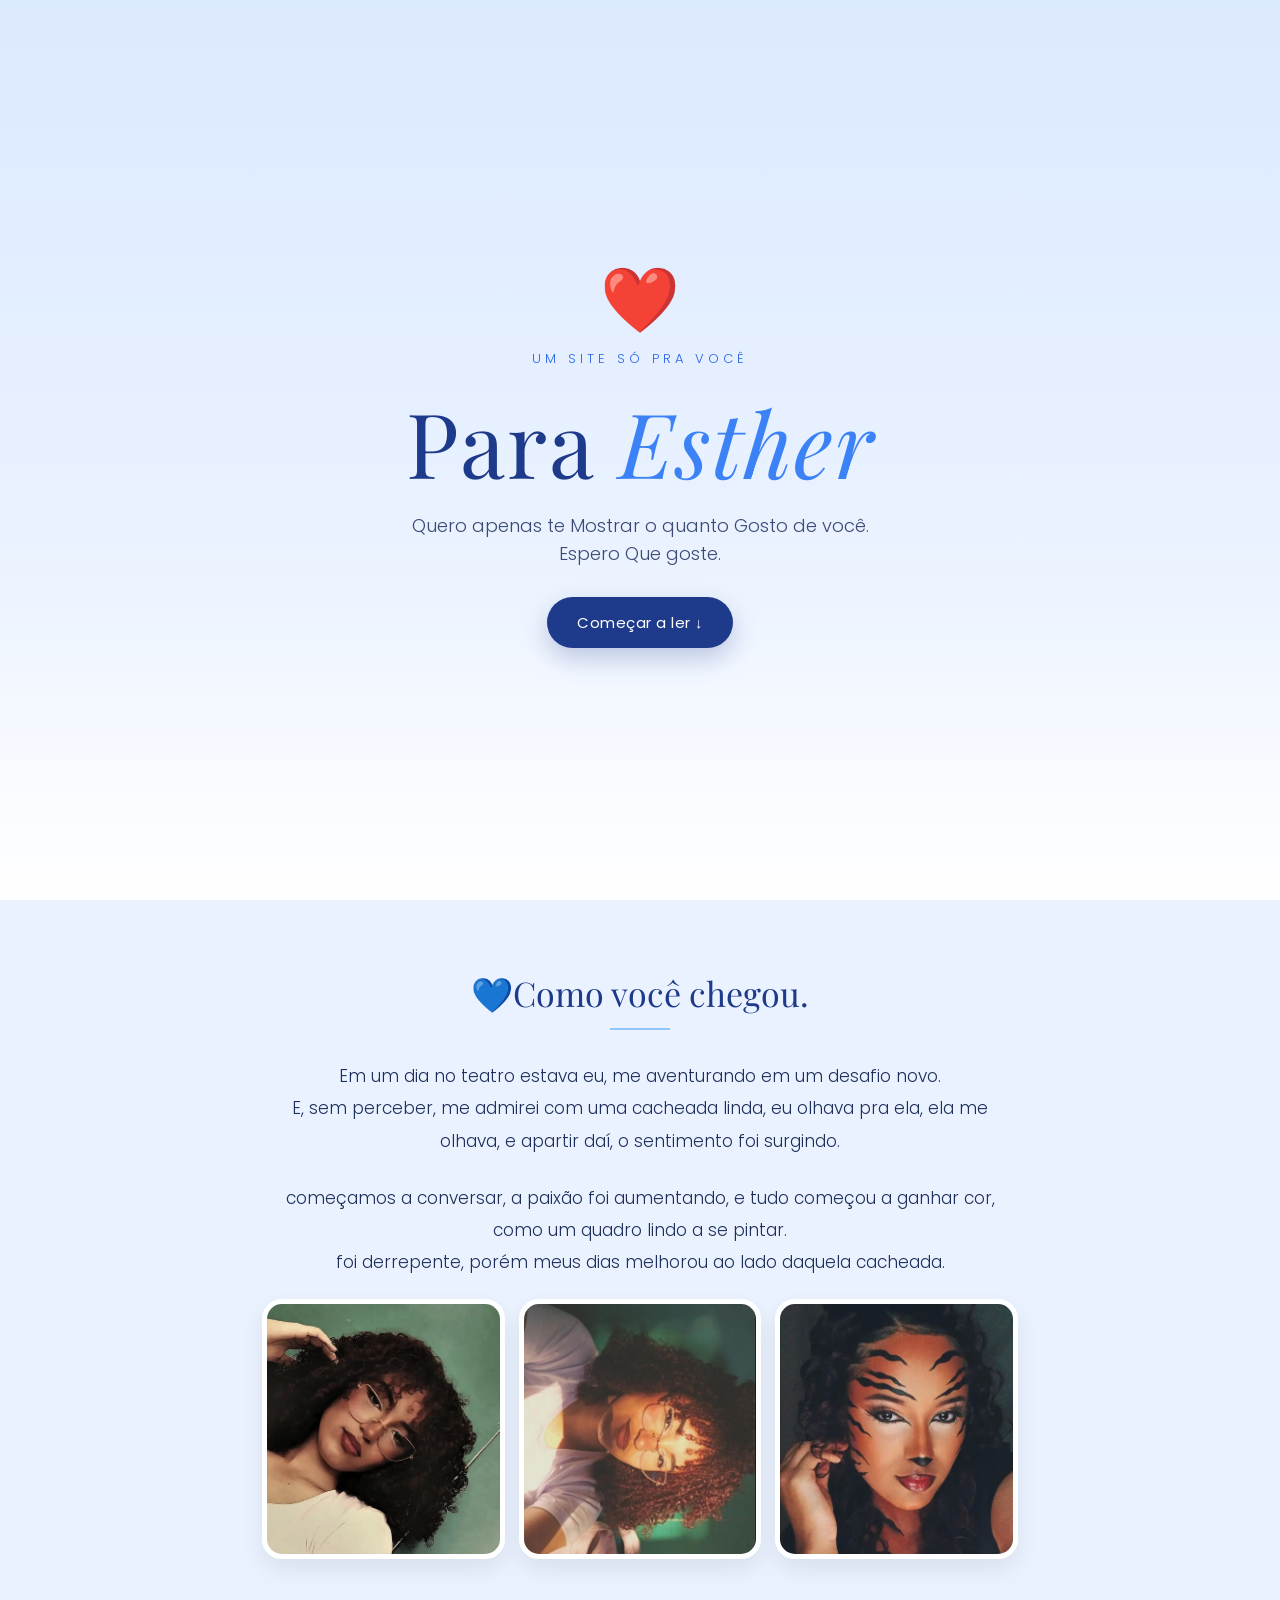
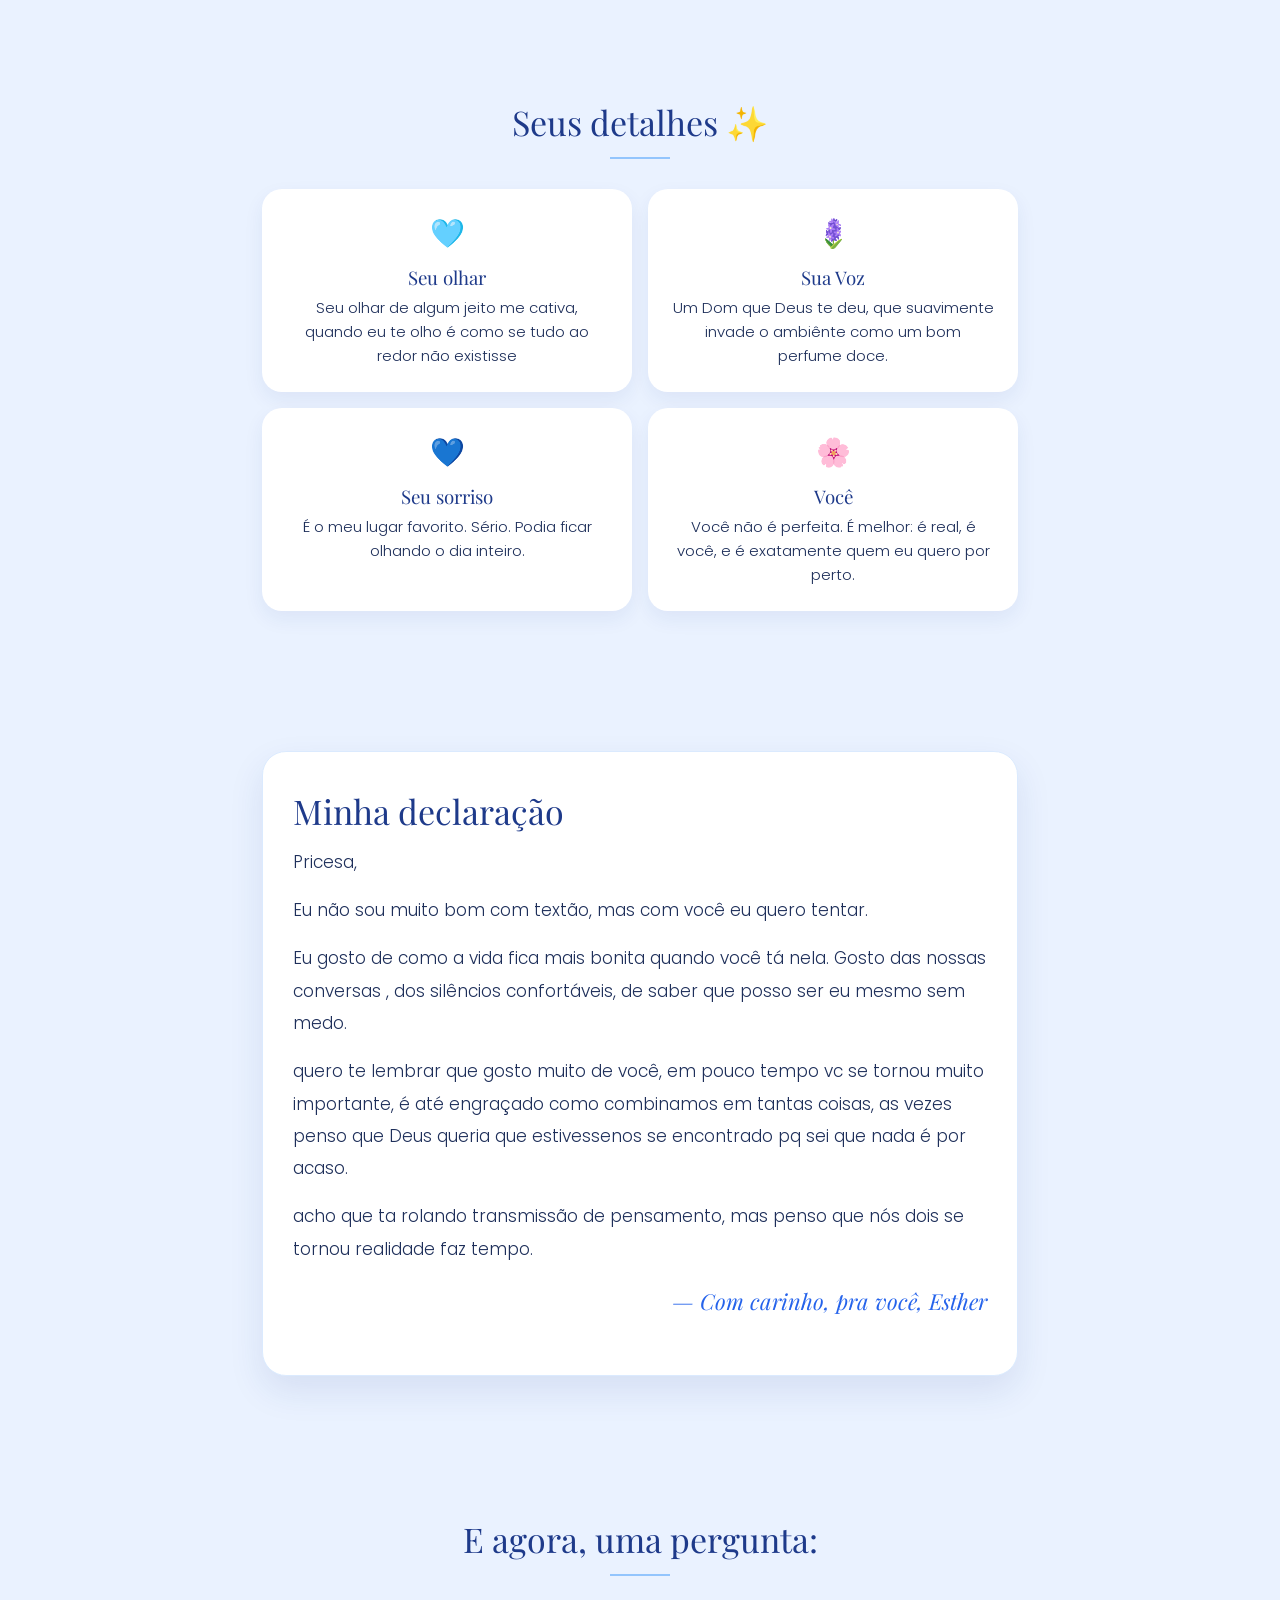
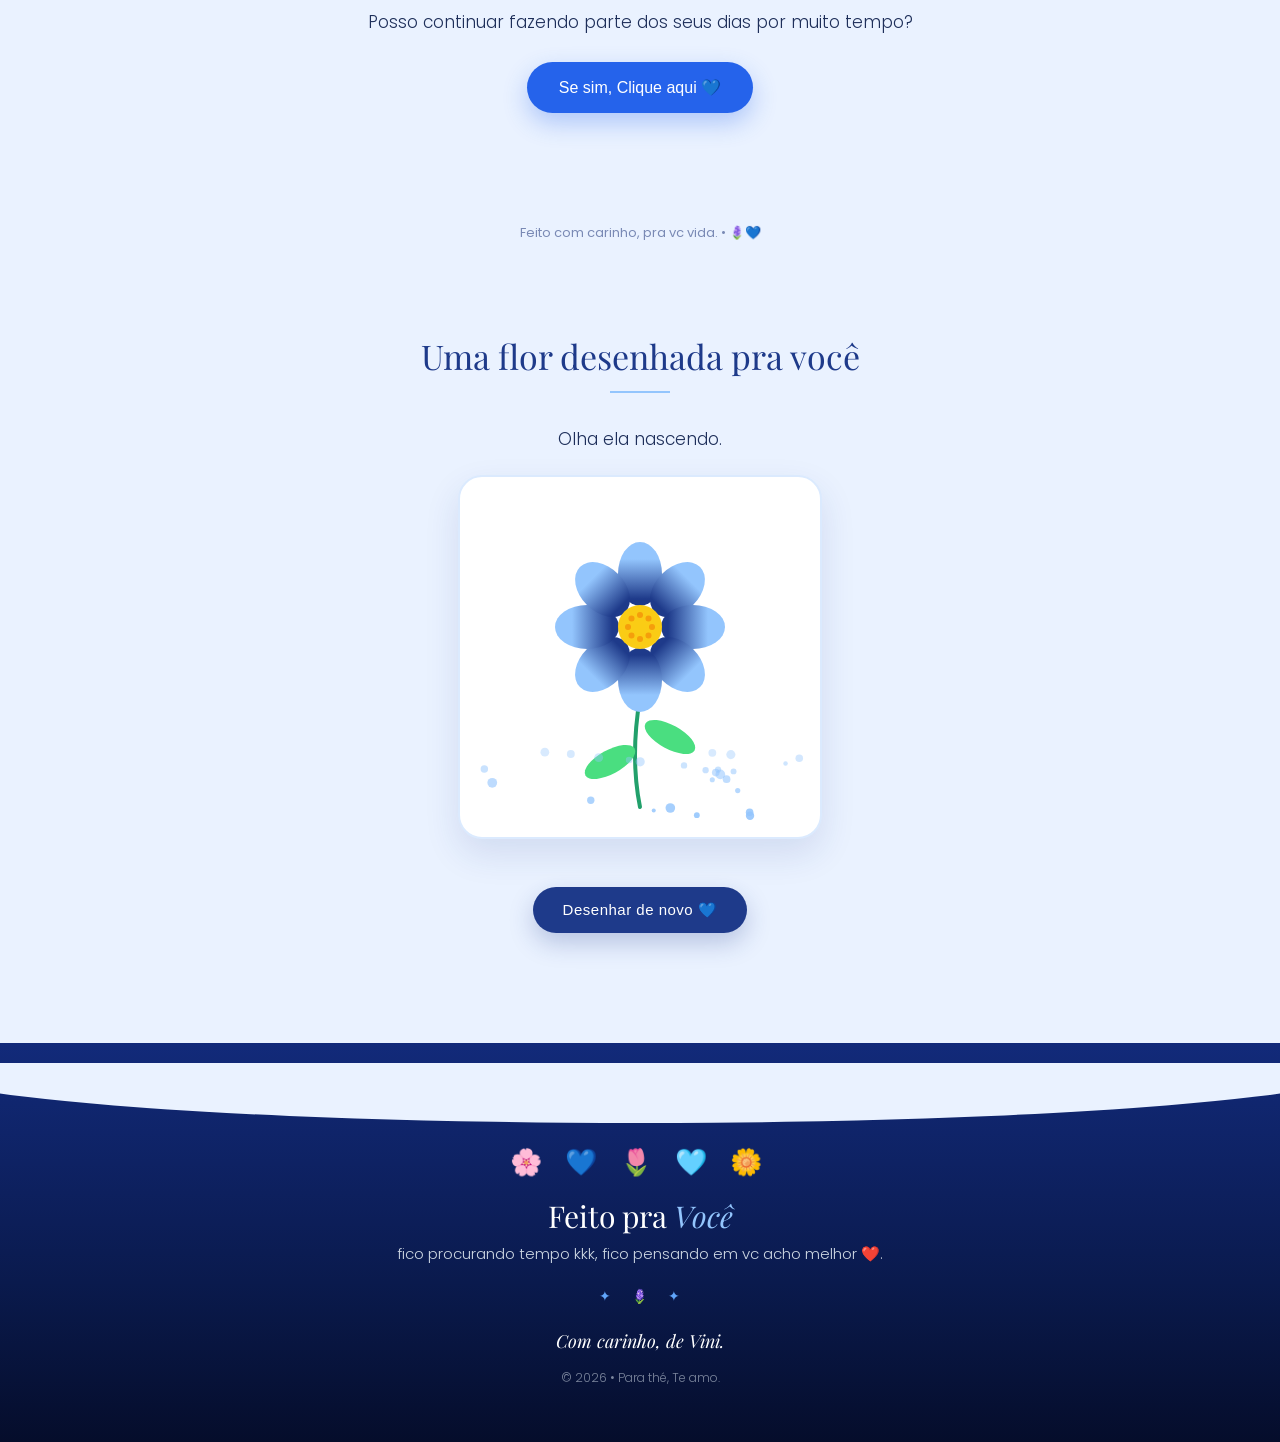
<file: index.html>
<!DOCTYPE html>
<html lang="pt-BR">
<head>
<meta charset="UTF-8">
<meta name="viewport" content="width=device-width, initial-scale=1.0">
<title>Para Esther</title>
<link href="https://fonts.googleapis.com/css2?family=Playfair+Display:ital@0;1&family=Poppins:wght@300;400;500&display=swap" rel="stylesheet">
<link rel="stylesheet" href="style.css">
</head>
<body>

<header>
  <div class="flor-grande">❤️</div>
  <p class="tag">UM SITE SÓ PRA VOCÊ</p>
  <h1>Para <i>Esther</i></h1>
  <p class="sub">Quero apenas te Mostrar o quanto Gosto de você.<br>Espero Que goste.</p>
  <a class="btn" href="#declaracao">Começar a ler ↓</a>
</header>

<section id="declaracao">
  <h2>💙Como você chegou.</h2>
  <div class="linha"></div>
  <p>Em um dia no teatro estava eu, me aventurando em um desafio novo.<br>
  E, sem perceber, me admirei com uma cacheada linda, eu olhava pra ela, ela me olhava, e apartir daí, o sentimento foi surgindo.</p>
  <br>
  <p>começamos a conversar, a paixão foi aumentando, e tudo começou a ganhar cor, como um quadro lindo a se pintar.<br>
  foi derrepente, porém meus dias melhorou ao lado daquela cacheada.</p>

  <div class="galeria">
    <img src="foto01.jpg" alt="Nós dois" onerror="this.src='https://images.unsplash.com/photo-1490750967868-88aa4486c946?w=600&q=80'">
    <img src="foto02.jpg" alt="Esther" onerror="this.src='https://images.unsplash.com/photo-1508610048659-a06b669e3321?w=600&q=80'">
    <img src="foto03.jpg" alt="Momento nosso" onerror="this.src='https://images.unsplash.com/photo-1465146344425-f00d5f5c8f07?w=600&q=80'">
  </div>
  
</section>

<section>
  <h2>Seus detalhes ✨</h2>
  <div class="linha"></div>
  <div class="cards">
    <div class="card"><span>🩵</span><h3>Seu olhar</h3><p> Seu olhar de algum jeito me cativa, quando eu te olho é como se tudo ao redor não existisse</p></div>
    <div class="card"><span>🪻</span><h3>Sua Voz</h3><p>Um Dom que Deus te deu, que suavimente invade o ambiênte como um bom perfume doce.  </p></div>
    <div class="card"><span>💙</span><h3>Seu sorriso</h3><p>É o meu lugar favorito. Sério. Podia ficar olhando o dia inteiro.</p></div>
    <div class="card"><span>🌸</span><h3>Você</h3><p>Você não é perfeita. É melhor: é real, é você, e é exatamente quem eu quero por perto.</p></div>
  </div>
</section>

<section>
  <div class="carta">
    <h2 class="esquerda">Minha declaração</h2>
    <p>Pricesa,</p>
    <p>Eu não sou muito bom com textão, mas com você eu quero tentar.</p>
    <p>Eu gosto de como a vida fica mais bonita quando você tá nela. Gosto das nossas conversas , dos silêncios confortáveis, de saber que posso ser eu mesmo sem medo.</p>
    <p>quero te lembrar que gosto muito de você, em pouco tempo  vc se tornou muito importante, é até engraçado como combinamos em tantas coisas, as vezes penso que Deus queria que estivessenos se encontrado pq sei que nada é por acaso.</p>
    <p>acho que ta rolando transmissão de pensamento, mas penso que nós dois se tornou realidade faz tempo. </p>
    <p class="assinatura">— Com carinho, pra você, Esther</p>
  </div>
</section>

<section class="final">
  <h2>E agora, uma pergunta:</h2>
  <div class="linha"></div>
  <p class="pergunta">Posso continuar fazendo parte dos seus dias por muito tempo?</p>
  <button id="botaoSim"> Se sim, 
    Clique aqui 💙</button>
  <div id="resposta">ufaa você aceitou, vamooo kkk. 🪻<br><span>te amo thé 💙.</span></div>
</section>

<footer>Feito com carinho, pra vc vida. • 🪻💙</footer>




<section class="secao-desenho">
  <h2>Uma flor desenhada pra você</h2>
  <div class="linha"></div>
  <p>Olha ela nascendo.</p>

  <canvas id="florCanvas" width="360" height="360"></canvas>

  <button id="desenharNovamente" class="btn">Desenhar de novo 💙</button>
</section>


<footer class="rodape">
  <div class="onda"></div>

  <div class="rodape-conteudo">
    <div class="flores-rodape">🌸 💙 🌷 🩵 🌼</div>

    <h3>Feito pra <span>Você</span></h3>
    <p>fico procurando tempo kkk, fico pensando em vc acho melhor ❤️.</p>

    <div class="divisor">✦ &nbsp; 🪻 &nbsp; ✦</div>

    <p class="assinatura-rodape">Com carinho, de Vini.</p>
    <p class="ano">© 2026 • Para thé, Te amo.</p>
  </div>
</footer>

<script src="script.js"></script>
</body>
</html>
</file>
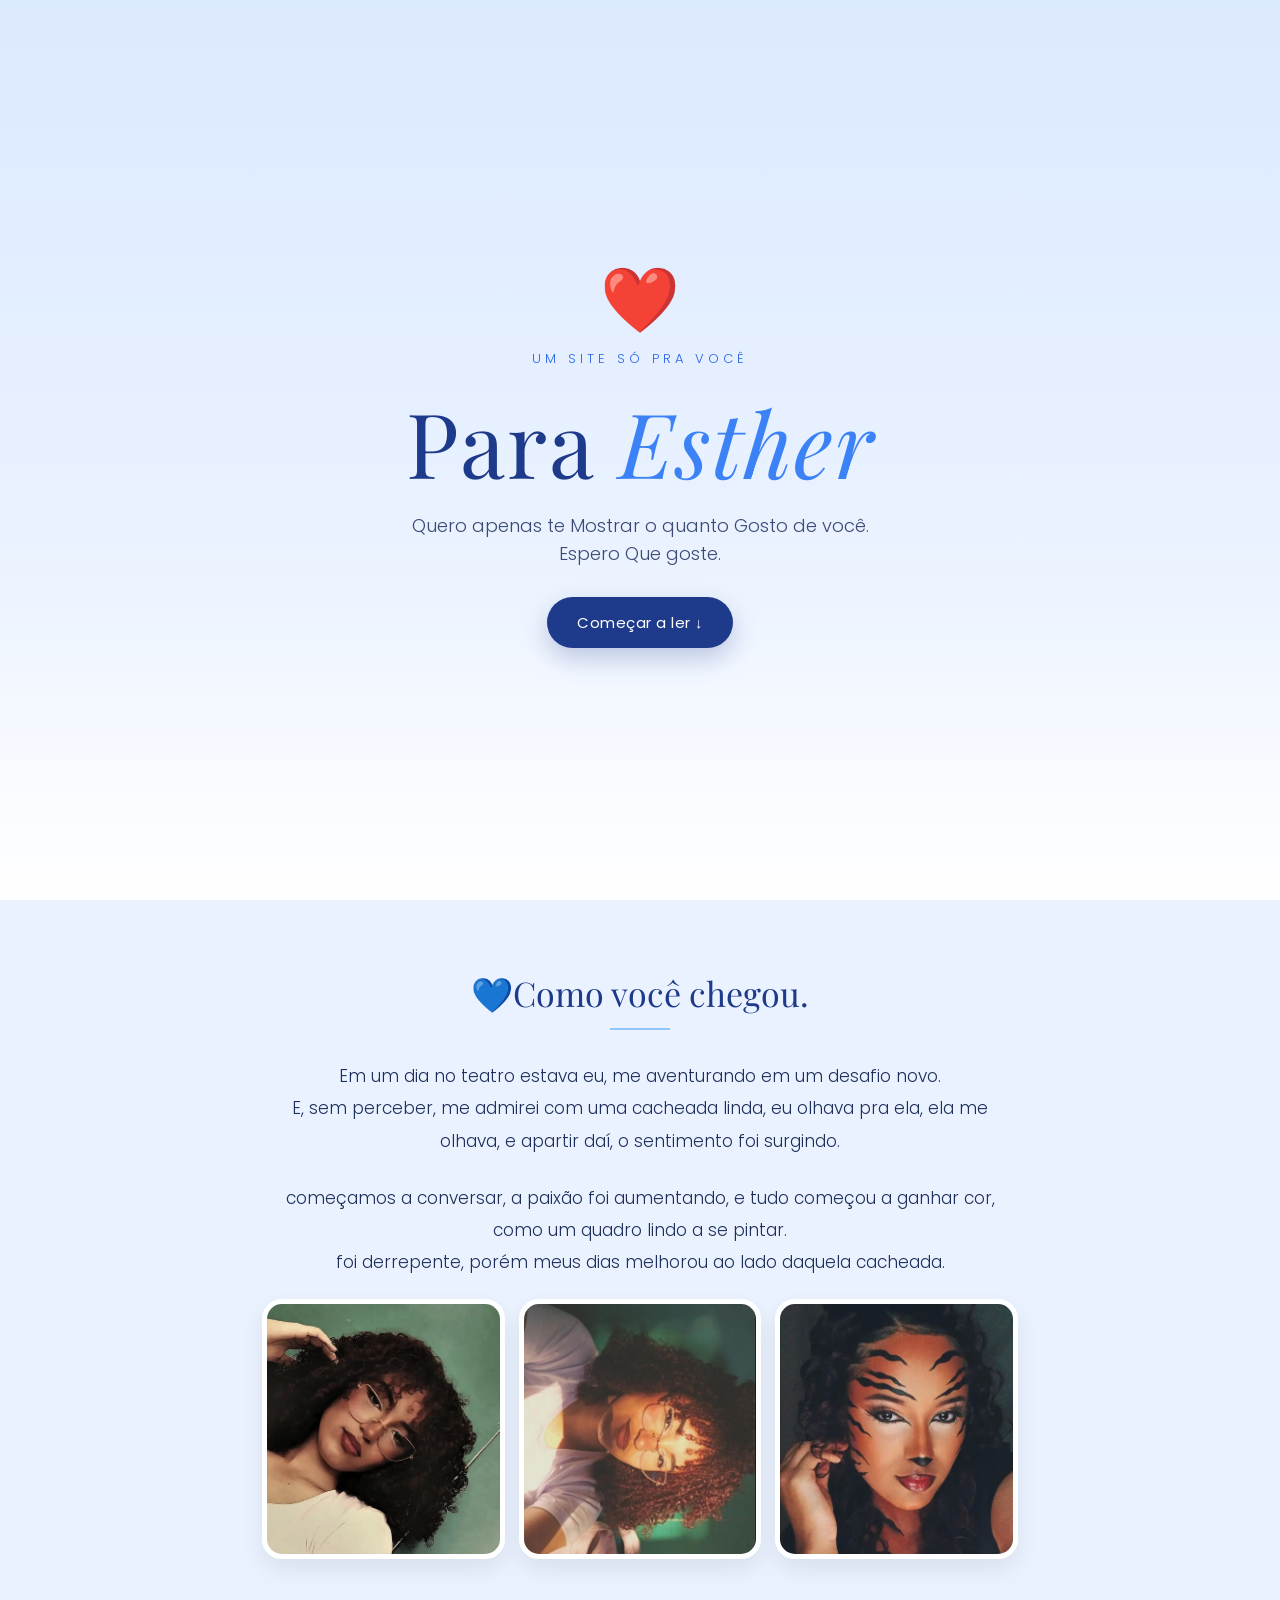
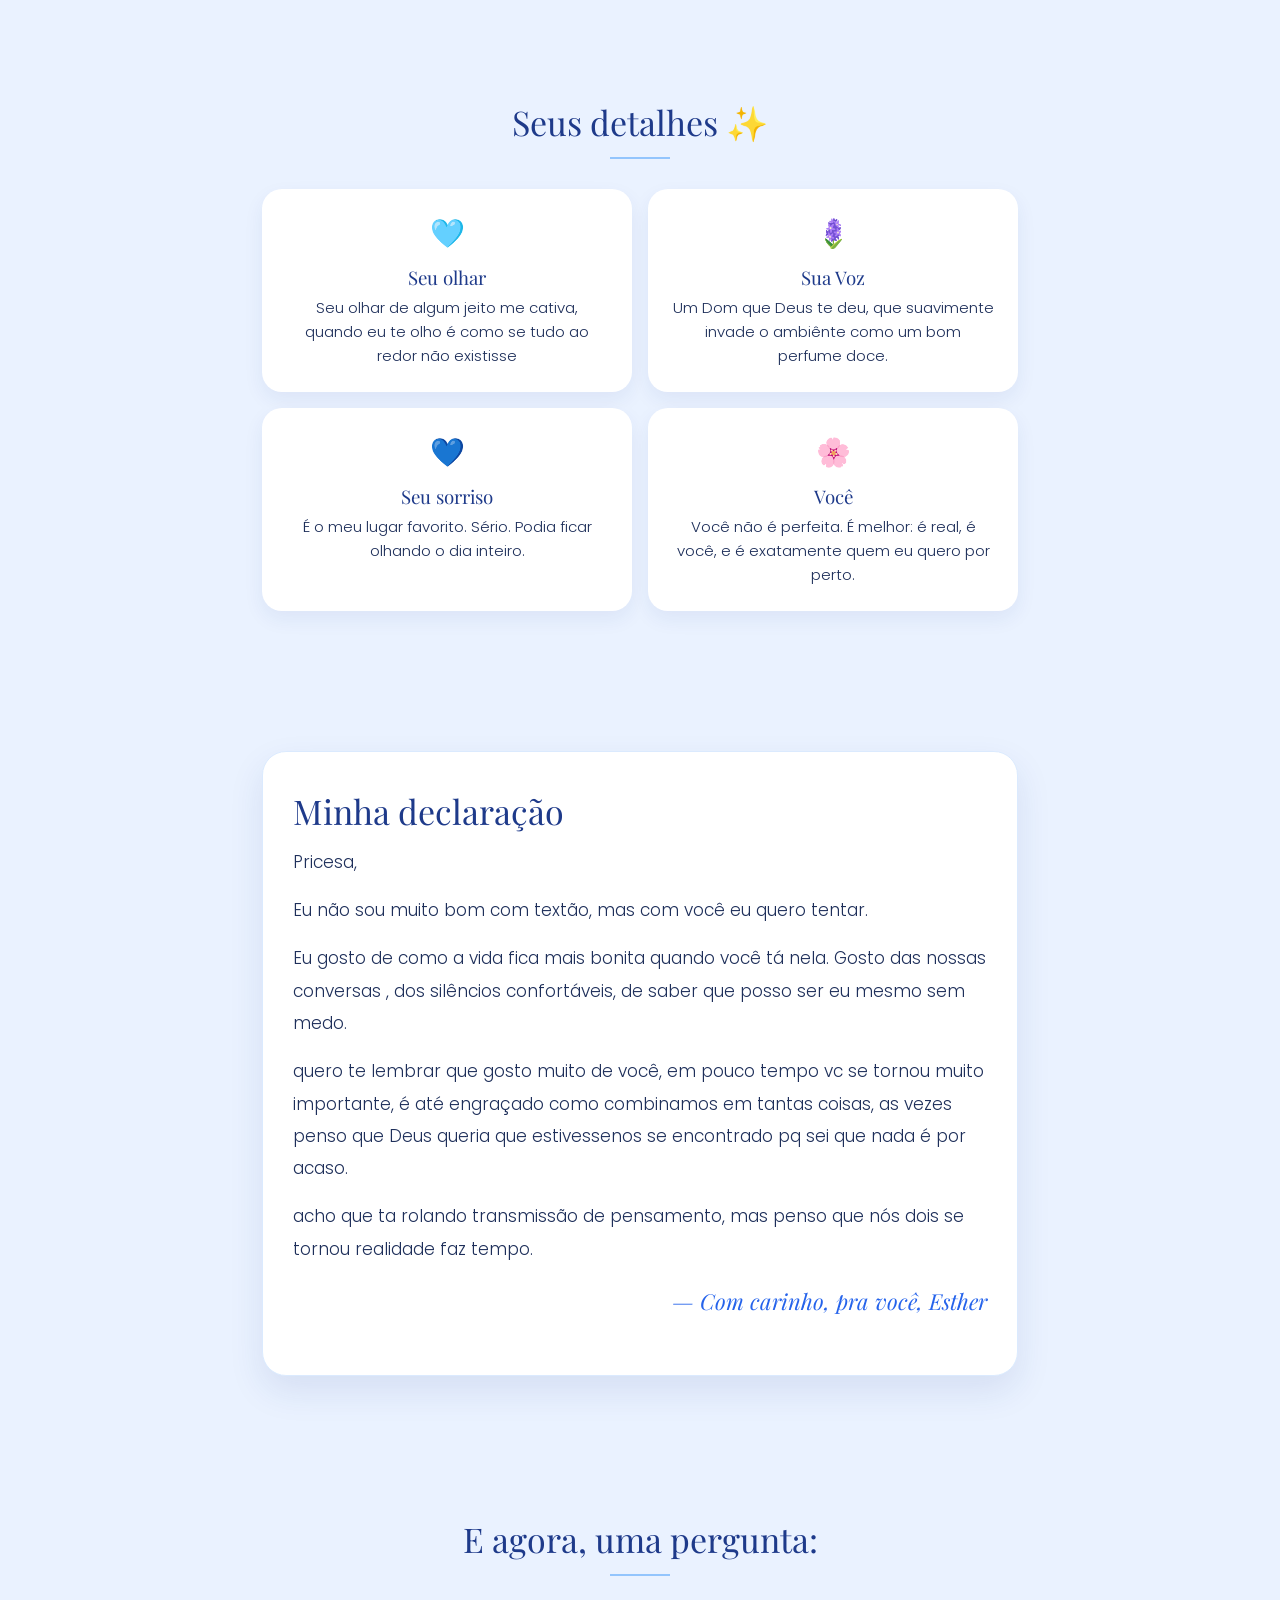
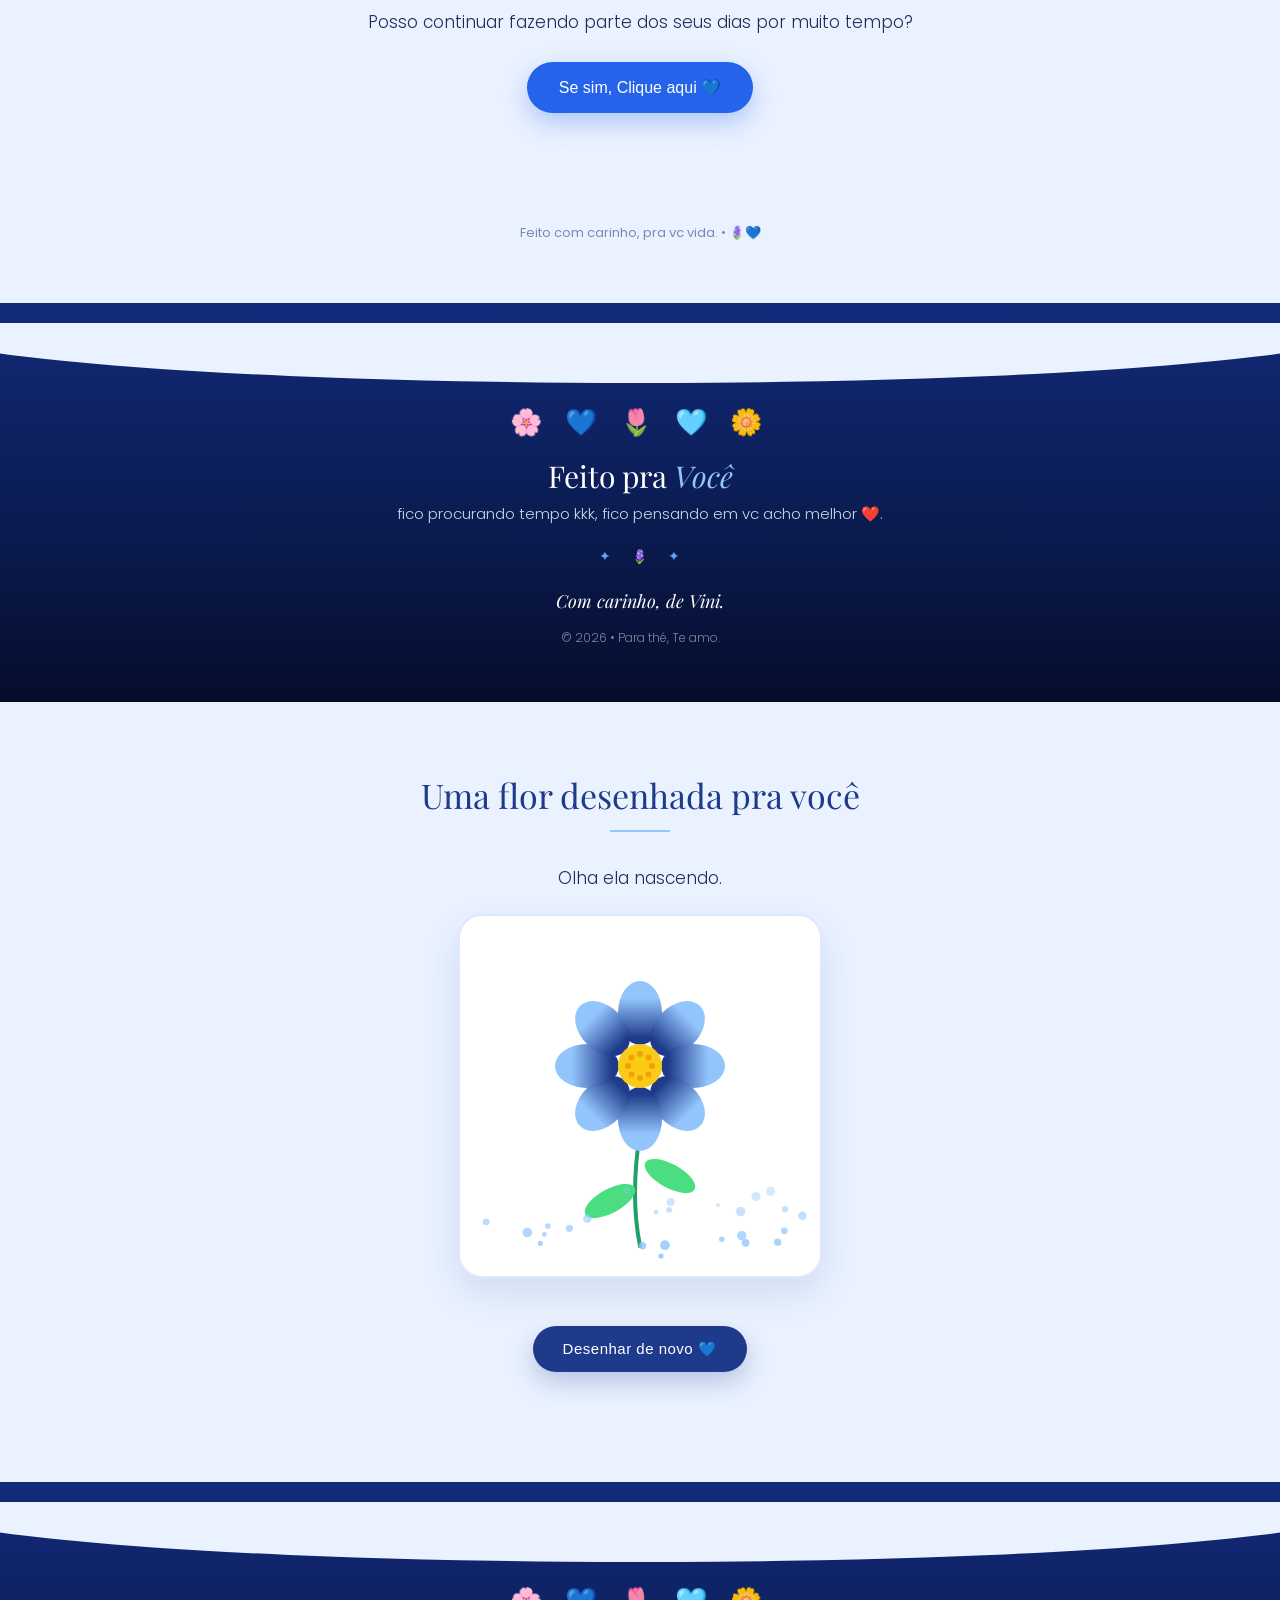
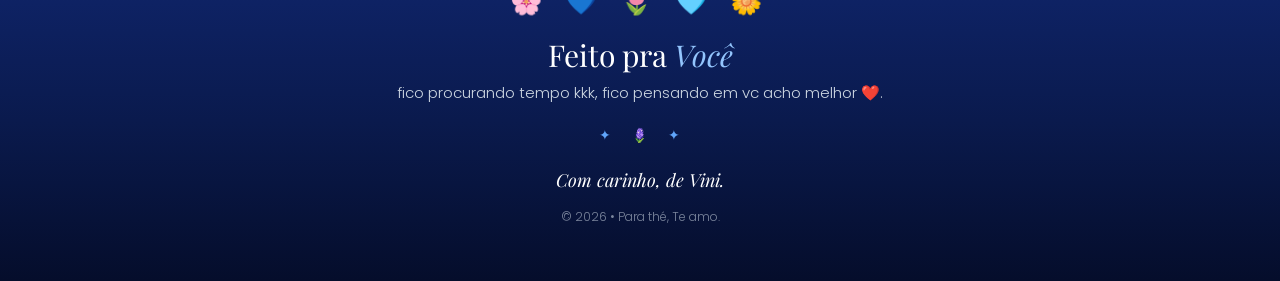
<file: fotos/indesx.html>
<!DOCTYPE html>
<html lang="pt-BR">
<head>
<meta charset="UTF-8">
<meta name="viewport" content="width=device-width, initial-scale=1.0">
<title>Para Esther</title>
<link href="https://fonts.googleapis.com/css2?family=Playfair+Display:ital@0;1&family=Poppins:wght@300;400;500&display=swap" rel="stylesheet">
<link rel="stylesheet" href="style.css">
</head>
<body>

<header>
  <div class="flor-grande">❤️</div>
  <p class="tag">UM SITE SÓ PRA VOCÊ</p>
  <h1>Para <i>Esther</i></h1>
  <p class="sub">Quero apenas te Mostrar o quanto Gosto de você.<br>Espero Que goste.</p>
  <a class="btn" href="#declaracao">Começar a ler ↓</a>
</header>

<section id="declaracao">
  <h2>💙Como você chegou.</h2>
  <div class="linha"></div>
  <p>Em um dia no teatro estava eu, me aventurando em um desafio novo.<br>
  E, sem perceber, me admirei com uma cacheada linda, eu olhava pra ela, ela me olhava, e apartir daí, o sentimento foi surgindo.</p>
  <br>
  <p>começamos a conversar, a paixão foi aumentando, e tudo começou a ganhar cor, como um quadro lindo a se pintar.<br>
  foi derrepente, porém meus dias melhorou ao lado daquela cacheada.</p>

  <div class="galeria">
    <img src="foto01.jpg" alt="Nós dois" onerror="this.src='https://images.unsplash.com/photo-1490750967868-88aa4486c946?w=600&q=80'">
    <img src="foto02.jpg" alt="Esther" onerror="this.src='https://images.unsplash.com/photo-1508610048659-a06b669e3321?w=600&q=80'">
    <img src="foto03.jpg" alt="Momento nosso" onerror="this.src='https://images.unsplash.com/photo-1465146344425-f00d5f5c8f07?w=600&q=80'">
  </div>
  
</section>

<section>
  <h2>Seus detalhes ✨</h2>
  <div class="linha"></div>
  <div class="cards">
    <div class="card"><span>🩵</span><h3>Seu olhar</h3><p> Seu olhar de algum jeito me cativa, quando eu te olho é como se tudo ao redor não existisse</p></div>
    <div class="card"><span>🪻</span><h3>Sua Voz</h3><p>Um Dom que Deus te deu, que suavimente invade o ambiênte como um bom perfume doce.  </p></div>
    <div class="card"><span>💙</span><h3>Seu sorriso</h3><p>É o meu lugar favorito. Sério. Podia ficar olhando o dia inteiro.</p></div>
    <div class="card"><span>🌸</span><h3>Você</h3><p>Você não é perfeita. É melhor: é real, é você, e é exatamente quem eu quero por perto.</p></div>
  </div>
</section>

<section>
  <div class="carta">
    <h2 class="esquerda">Minha declaração</h2>
    <p>Pricesa,</p>
    <p>Eu não sou muito bom com textão, mas com você eu quero tentar.</p>
    <p>Eu gosto de como a vida fica mais bonita quando você tá nela. Gosto das nossas conversas , dos silêncios confortáveis, de saber que posso ser eu mesmo sem medo.</p>
    <p>quero te lembrar que gosto muito de você, em pouco tempo  vc se tornou muito importante, é até engraçado como combinamos em tantas coisas, as vezes penso que Deus queria que estivessenos se encontrado pq sei que nada é por acaso.</p>
    <p>acho que ta rolando transmissão de pensamento, mas penso que nós dois se tornou realidade faz tempo. </p>
    <p class="assinatura">— Com carinho, pra você, Esther</p>
  </div>
</section>

<section class="final">
  <h2>E agora, uma pergunta:</h2>
  <div class="linha"></div>
  <p class="pergunta">Posso continuar fazendo parte dos seus dias por muito tempo?</p>
  <button id="botaoSim"> Se sim, 
    Clique aqui 💙</button>
  <div id="resposta">ufaa você aceitou, vamooo kkk. 🪻<br><span>te amo thé 💙.</span></div>
</section>

<footer>Feito com carinho, pra vc vida. • 🪻💙</footer>


<footer class="rodape">
  <div class="onda"></div>

  <div class="rodape-conteudo">
    <div class="flores-rodape">🌸 💙 🌷 🩵 🌼</div>

    <h3>Feito pra <span>Você</span></h3>
    <p>fico procurando tempo kkk, fico pensando em vc acho melhor ❤️.</p>

    <div class="divisor">✦ &nbsp; 🪻 &nbsp; ✦</div>

    <p class="assinatura-rodape">Com carinho, de Vini.</p>
    <p class="ano">© 2026 • Para thé, Te amo.</p>
  </div>
</footer>

<section class="secao-desenho">
  <h2>Uma flor desenhada pra você</h2>
  <div class="linha"></div>
  <p>Olha ela nascendo.</p>

  <canvas id="florCanvas" width="360" height="360"></canvas>

  <button id="desenharNovamente" class="btn">Desenhar de novo 💙</button>
</section>


<footer class="rodape">
  <div class="onda"></div>

  <div class="rodape-conteudo">
    <div class="flores-rodape">🌸 💙 🌷 🩵 🌼</div>

    <h3>Feito pra <span>Você</span></h3>
    <p>fico procurando tempo kkk, fico pensando em vc acho melhor ❤️.</p>

    <div class="divisor">✦ &nbsp; 🪻 &nbsp; ✦</div>

    <p class="assinatura-rodape">Com carinho, de Vini.</p>
    <p class="ano">© 2026 • Para thé, Te amo.</p>
  </div>
</footer>

<script src="script.js"></script>
</body>
</html>
</file>
<file: style.css>
*{margin:0;padding:0;box-sizing:border-box}
body{
  font-family:'Poppins',sans-serif;
  background:#eaf2ff;
  color:#1e2f5a;
  overflow-x:hidden;
}
.petal{
  position:fixed; top:-20px; z-index:1;
  font-size:22px; opacity:.7;
  animation: cair linear infinite;
  pointer-events:none;
}
@keyframes cair{
  to{ transform: translateY(110vh) rotate(360deg); }
}
header{
  min-height:100vh;
  display:flex; flex-direction:column;
  align-items:center; justify-content:center;
  text-align:center; padding:30px 20px;
  background: linear-gradient(180deg,#dbe9ff 0%, #eaf2ff 60%, #fff 100%);
  position:relative; z-index:2;
}
.flor-grande{font-size:64px; animation: flutuar 3s ease-in-out infinite;}
@keyframes flutuar{0%,100%{transform:translateY(0)}50%{transform:translateY(-10px)}}
.tag{letter-spacing:4px; font-size:13px; color:#2563eb}
h1{
  font-family:'Playfair Display',serif;
  font-size:clamp(48px, 10vw, 90px);
  font-weight:400; letter-spacing:2px;
  color:#1e3a8a; margin:10px 0;
}
h1 i{font-weight:400; color:#3b82f6}
.sub{font-size:18px; font-weight:300; max-width:520px; line-height:1.6; color:#3a4a75}
.btn{
  margin-top:28px; padding:14px 30px; border-radius:30px;
  background:#1e3a8a; color:white; text-decoration:none;
  font-size:15px; letter-spacing:.5px;
  box-shadow:0 10px 25px rgba(30,58,138,.25);
  transition:.3s;
}
.btn:hover{transform:scale(1.05); background:#2563eb}
section{max-width:800px; margin:0 auto; padding:70px 22px; position:relative; z-index:2}
h2{
  font-family:'Playfair Display',serif; font-weight:400;
  font-size:34px; text-align:center; margin-bottom:12px; color:#1e3a8a;
}
h2.esquerda{text-align:left}
.linha{width:60px; height:2px; background:#93c5fd; margin:0 auto 30px}
p{line-height:1.9; font-weight:300; font-size:17px; text-align:center}
.galeria{
  display:grid; grid-template-columns:1fr 1fr 1fr; gap:14px; margin-top:20px;
}
.galeria img{
  width:100%; height:260px; object-fit:cover; border-radius:20px;
  border:5px solid white; box-shadow:0 10px 25px rgba(0,0,0,.08);
  transition:.3s;
}
.galeria img:hover{transform:scale(1.03) rotate(-1deg)}
.obs{font-size:13px; margin-top:10px; color:#8a9ac5}
.cards{
  display:grid; grid-template-columns:1fr 1fr; gap:16px; margin-top:10px;
}
.card{
  background:white; padding:24px; border-radius:20px;
  text-align:center; box-shadow:0 8px 20px rgba(30,58,138,.07);
}
.card span{font-size:28px}
.card h3{font-family:'Playfair Display',serif; font-weight:400; margin:10px 0 6px; color:#1e3a8a}
.card p{font-size:15px; line-height:1.6}
.carta{
  background:white; padding:36px 30px; border-radius:24px;
  box-shadow:0 15px 35px rgba(30,58,138,.1);
  border:1px solid #dbeafe;
}
.carta p{text-align:left; margin-bottom:16px}
.assinatura{font-family:'Playfair Display',serif; font-style:italic; font-size:22px; text-align:right !important; color:#2563eb}
.final{text-align:center; padding-bottom:90px}
.pergunta{margin-bottom:24px}
.final button{
  border:none; padding:16px 32px; border-radius:30px;
  background:#2563eb; color:white; font-size:16px; cursor:pointer;
  box-shadow:0 10px 25px rgba(37,99,235,.3);
}
#resposta{display:none; margin-top:20px; font-family:'Playfair Display',serif; font-size:24px; color:#1e3a8a}
#resposta span{font-size:16px; font-family:'Poppins'}
footer{text-align:center; padding:20px; font-size:13px; color:#7a8ab5}
@media(max-width:600px){
  .galeria{grid-template-columns:1fr}
  .cards{grid-template-columns:1fr}
  .galeria img{height:320px}
}

/* ===== RODAPÉ AZUL ESCURO DIFERENCIADO ===== */
.rodape{
  position:relative;
  background: #0a1a4d;
  background: linear-gradient(180deg, #122a7a 0%, #0a1a4d 60%, #050d2b 100%);
  color:#dbeafe;
  margin-top: 40px;
  overflow:hidden;
  z-index:2;
}

/* onda em cima do rodapé */
.rodape .onda{
  width:100%;
  height:60px;
  background: #eaf2ff;
  border-radius: 0 0 50% 50% / 0 0 100% 100%;
  /* faz a curva */
  transform: scaleX(1.2);
}

.rodape-conteudo{
  max-width:800px;
  margin:0 auto;
  padding: 20px 22px 35px;
  text-align:center;
}

.flores-rodape{
  font-size:26px;
  letter-spacing: 8px;
  animation: flutuar 3s ease-in-out infinite;
}

.rodape h3{
  font-family:'Playfair Display', serif;
  font-weight:400;
  font-size:30px;
  color:white;
  margin: 14px 0 6px;
}

.rodape h3 span{
  color:#93c5fd;
  font-style:italic;
}

.rodape p{
  font-size:15px;
  font-weight:300;
  color:#cbd5e1;
  line-height:1.6;
}

.rodape .divisor{
  margin: 20px 0;
  color:#60a5fa;
  font-size:14px;
  letter-spacing: 2px;
}

.assinatura-rodape{
  font-family:'Playfair Display', serif !important;
  font-style:italic;
  font-size:18px !important;
  color:white !important;
}

.ano{
  margin-top:12px;
  font-size:12px !important;
  opacity:.6;
}

/* ===== DESENHO ANIMADO ===== */
.secao-desenho{
  text-align:center;
}
#florCanvas{
  background: #ffffff;
  border-radius: 24px;
  box-shadow: 0 15px 35px rgba(30,58,138,.12);
  border: 2px solid #dbeafe;
  margin: 20px auto;
  display:block;
  max-width:100%;
}
#desenharNovamente{
  border:none;
  cursor:pointer;
}

/* ===== OTIMIZAÇÃO CELULAR ===== */
html{
  scroll-behavior: smooth;
}

img, canvas{
  max-width: 100%;
  height: auto;
}

/* Celular */
@media(max-width: 600px){
  header{
    min-height: 90vh;
    padding: 20px 16px;
  }
  h1{
    font-size: 52px;
    line-height: 1.1;
  }
  .sub{
    font-size: 16px;
    padding: 0 10px;
  }
  h2{
    font-size: 26px;
  }
  p{
    font-size: 16px;
    line-height: 1.7;
  }
  section{
    padding: 50px 16px;
  }
  .galeria img{
    height: 280px;
  }
  .carta{
    padding: 24px 18px;
  }
  #florCanvas{
    width: 100% !important;
    height: auto !important;
  }
  .btn, .final button, #desenharNovamente{
    width: 100%;
    padding: 16px;
    font-size: 16px;
  }
  .rodape-conteudo{
    padding: 10px 16px 30px;
  }
}

/* Tablet */
@media(min-width: 601px) and (max-width: 900px){
  .galeria{
    grid-template-columns: 1fr 1fr;
  }
  .galeria img:last-child{
    grid-column: span 2;
  }
}
</file>
<file: fotos/style.css>
*{margin:0;padding:0;box-sizing:border-box}
body{
  font-family:'Poppins',sans-serif;
  background:#eaf2ff;
  color:#1e2f5a;
  overflow-x:hidden;
}
.petal{
  position:fixed; top:-20px; z-index:1;
  font-size:22px; opacity:.7;
  animation: cair linear infinite;
  pointer-events:none;
}
@keyframes cair{
  to{ transform: translateY(110vh) rotate(360deg); }
}
header{
  min-height:100vh;
  display:flex; flex-direction:column;
  align-items:center; justify-content:center;
  text-align:center; padding:30px 20px;
  background: linear-gradient(180deg,#dbe9ff 0%, #eaf2ff 60%, #fff 100%);
  position:relative; z-index:2;
}
.flor-grande{font-size:64px; animation: flutuar 3s ease-in-out infinite;}
@keyframes flutuar{0%,100%{transform:translateY(0)}50%{transform:translateY(-10px)}}
.tag{letter-spacing:4px; font-size:13px; color:#2563eb}
h1{
  font-family:'Playfair Display',serif;
  font-size:clamp(48px, 10vw, 90px);
  font-weight:400; letter-spacing:2px;
  color:#1e3a8a; margin:10px 0;
}
h1 i{font-weight:400; color:#3b82f6}
.sub{font-size:18px; font-weight:300; max-width:520px; line-height:1.6; color:#3a4a75}
.btn{
  margin-top:28px; padding:14px 30px; border-radius:30px;
  background:#1e3a8a; color:white; text-decoration:none;
  font-size:15px; letter-spacing:.5px;
  box-shadow:0 10px 25px rgba(30,58,138,.25);
  transition:.3s;
}
.btn:hover{transform:scale(1.05); background:#2563eb}
section{max-width:800px; margin:0 auto; padding:70px 22px; position:relative; z-index:2}
h2{
  font-family:'Playfair Display',serif; font-weight:400;
  font-size:34px; text-align:center; margin-bottom:12px; color:#1e3a8a;
}
h2.esquerda{text-align:left}
.linha{width:60px; height:2px; background:#93c5fd; margin:0 auto 30px}
p{line-height:1.9; font-weight:300; font-size:17px; text-align:center}
.galeria{
  display:grid; grid-template-columns:1fr 1fr 1fr; gap:14px; margin-top:20px;
}
.galeria img{
  width:100%; height:260px; object-fit:cover; border-radius:20px;
  border:5px solid white; box-shadow:0 10px 25px rgba(0,0,0,.08);
  transition:.3s;
}
.galeria img:hover{transform:scale(1.03) rotate(-1deg)}
.obs{font-size:13px; margin-top:10px; color:#8a9ac5}
.cards{
  display:grid; grid-template-columns:1fr 1fr; gap:16px; margin-top:10px;
}
.card{
  background:white; padding:24px; border-radius:20px;
  text-align:center; box-shadow:0 8px 20px rgba(30,58,138,.07);
}
.card span{font-size:28px}
.card h3{font-family:'Playfair Display',serif; font-weight:400; margin:10px 0 6px; color:#1e3a8a}
.card p{font-size:15px; line-height:1.6}
.carta{
  background:white; padding:36px 30px; border-radius:24px;
  box-shadow:0 15px 35px rgba(30,58,138,.1);
  border:1px solid #dbeafe;
}
.carta p{text-align:left; margin-bottom:16px}
.assinatura{font-family:'Playfair Display',serif; font-style:italic; font-size:22px; text-align:right !important; color:#2563eb}
.final{text-align:center; padding-bottom:90px}
.pergunta{margin-bottom:24px}
.final button{
  border:none; padding:16px 32px; border-radius:30px;
  background:#2563eb; color:white; font-size:16px; cursor:pointer;
  box-shadow:0 10px 25px rgba(37,99,235,.3);
}
#resposta{display:none; margin-top:20px; font-family:'Playfair Display',serif; font-size:24px; color:#1e3a8a}
#resposta span{font-size:16px; font-family:'Poppins'}
footer{text-align:center; padding:20px; font-size:13px; color:#7a8ab5}
@media(max-width:600px){
  .galeria{grid-template-columns:1fr}
  .cards{grid-template-columns:1fr}
  .galeria img{height:320px}
}

/* ===== RODAPÉ AZUL ESCURO DIFERENCIADO ===== */
.rodape{
  position:relative;
  background: #0a1a4d;
  background: linear-gradient(180deg, #122a7a 0%, #0a1a4d 60%, #050d2b 100%);
  color:#dbeafe;
  margin-top: 40px;
  overflow:hidden;
  z-index:2;
}

/* onda em cima do rodapé */
.rodape .onda{
  width:100%;
  height:60px;
  background: #eaf2ff;
  border-radius: 0 0 50% 50% / 0 0 100% 100%;
  /* faz a curva */
  transform: scaleX(1.2);
}

.rodape-conteudo{
  max-width:800px;
  margin:0 auto;
  padding: 20px 22px 35px;
  text-align:center;
}

.flores-rodape{
  font-size:26px;
  letter-spacing: 8px;
  animation: flutuar 3s ease-in-out infinite;
}

.rodape h3{
  font-family:'Playfair Display', serif;
  font-weight:400;
  font-size:30px;
  color:white;
  margin: 14px 0 6px;
}

.rodape h3 span{
  color:#93c5fd;
  font-style:italic;
}

.rodape p{
  font-size:15px;
  font-weight:300;
  color:#cbd5e1;
  line-height:1.6;
}

.rodape .divisor{
  margin: 20px 0;
  color:#60a5fa;
  font-size:14px;
  letter-spacing: 2px;
}

.assinatura-rodape{
  font-family:'Playfair Display', serif !important;
  font-style:italic;
  font-size:18px !important;
  color:white !important;
}

.ano{
  margin-top:12px;
  font-size:12px !important;
  opacity:.6;
}

/* ===== DESENHO ANIMADO ===== */
.secao-desenho{
  text-align:center;
}
#florCanvas{
  background: #ffffff;
  border-radius: 24px;
  box-shadow: 0 15px 35px rgba(30,58,138,.12);
  border: 2px solid #dbeafe;
  margin: 20px auto;
  display:block;
  max-width:100%;
}
#desenharNovamente{
  border:none;
  cursor:pointer;
}

/* ===== OTIMIZAÇÃO CELULAR ===== */
html{
  scroll-behavior: smooth;
}

img, canvas{
  max-width: 100%;
  height: auto;
}

/* Celular */
@media(max-width: 600px){
  header{
    min-height: 90vh;
    padding: 20px 16px;
  }
  h1{
    font-size: 52px;
    line-height: 1.1;
  }
  .sub{
    font-size: 16px;
    padding: 0 10px;
  }
  h2{
    font-size: 26px;
  }
  p{
    font-size: 16px;
    line-height: 1.7;
  }
  section{
    padding: 50px 16px;
  }
  .galeria img{
    height: 280px;
  }
  .carta{
    padding: 24px 18px;
  }
  #florCanvas{
    width: 100% !important;
    height: auto !important;
  }
  .btn, .final button, #desenharNovamente{
    width: 100%;
    padding: 16px;
    font-size: 16px;
  }
  .rodape-conteudo{
    padding: 10px 16px 30px;
  }
}

/* Tablet */
@media(min-width: 601px) and (max-width: 900px){
  .galeria{
    grid-template-columns: 1fr 1fr;
  }
  .galeria img:last-child{
    grid-column: span 2;
  }
}
</file>
